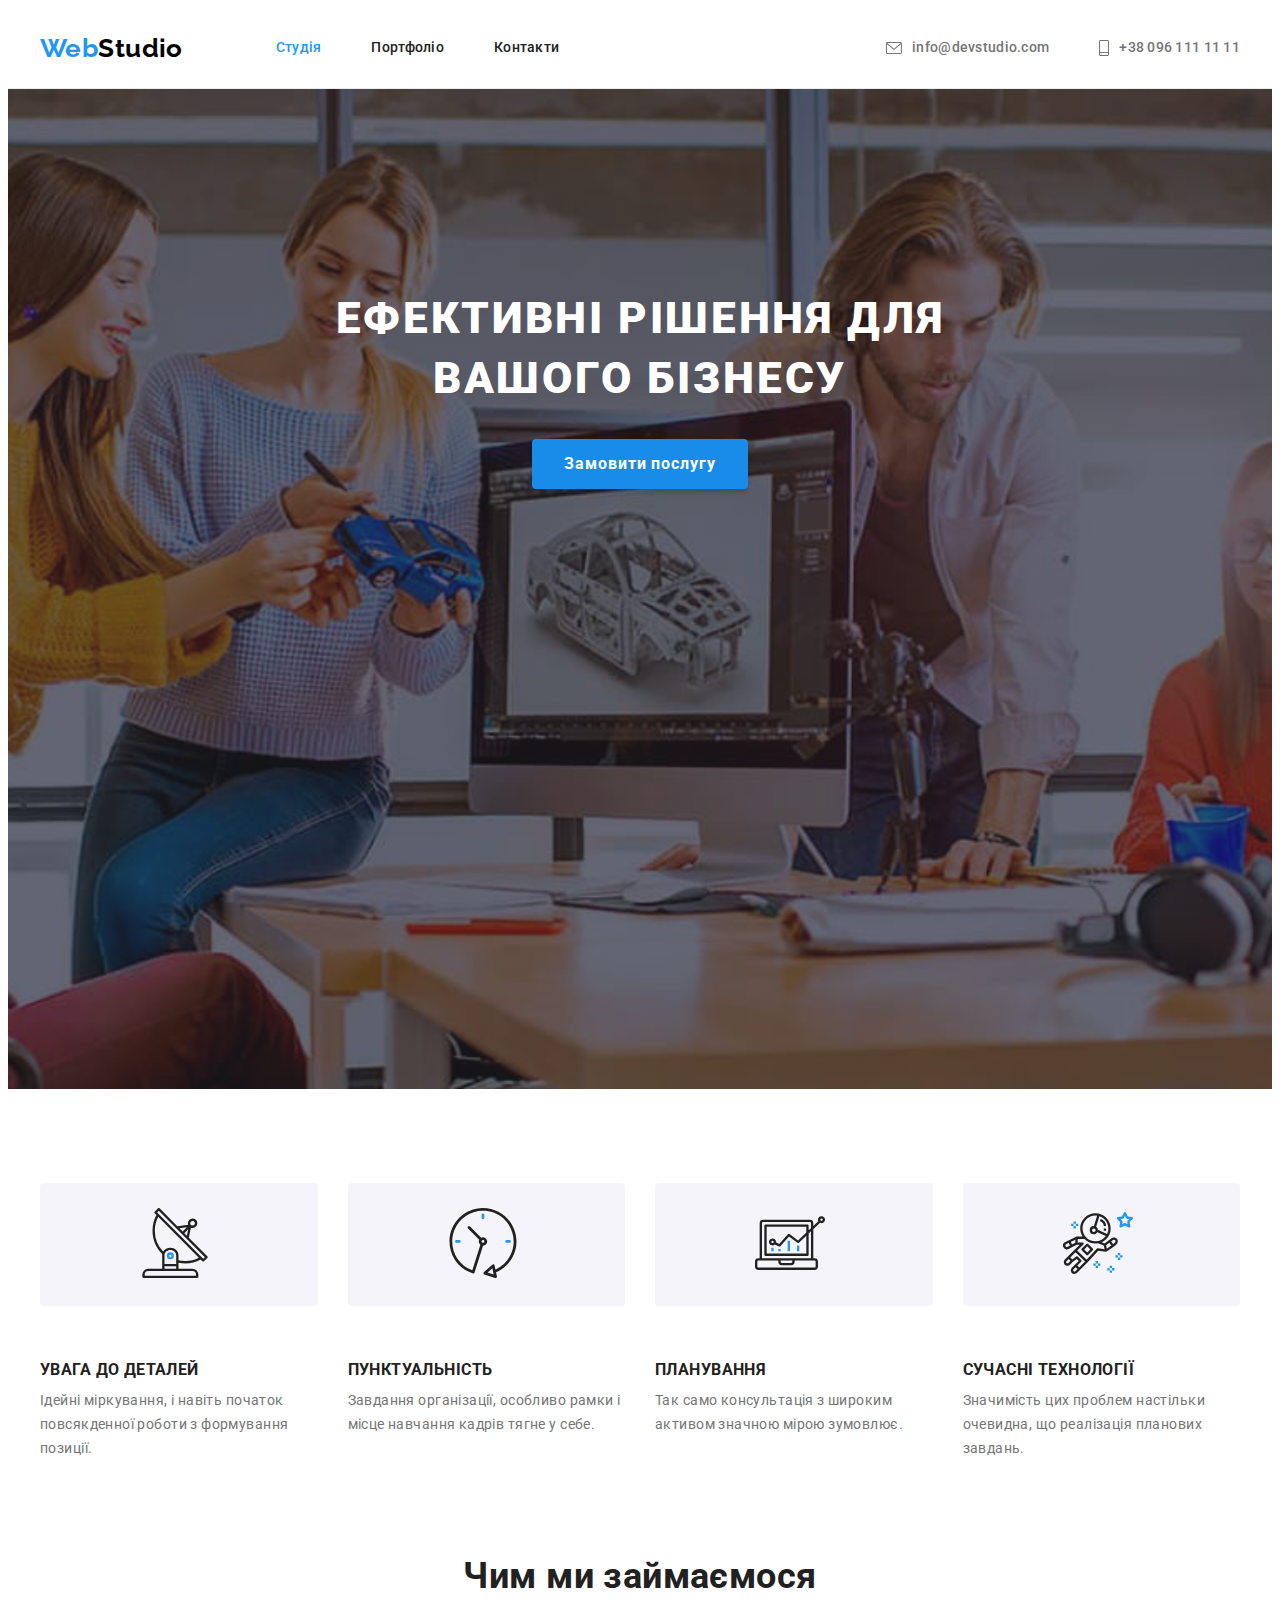
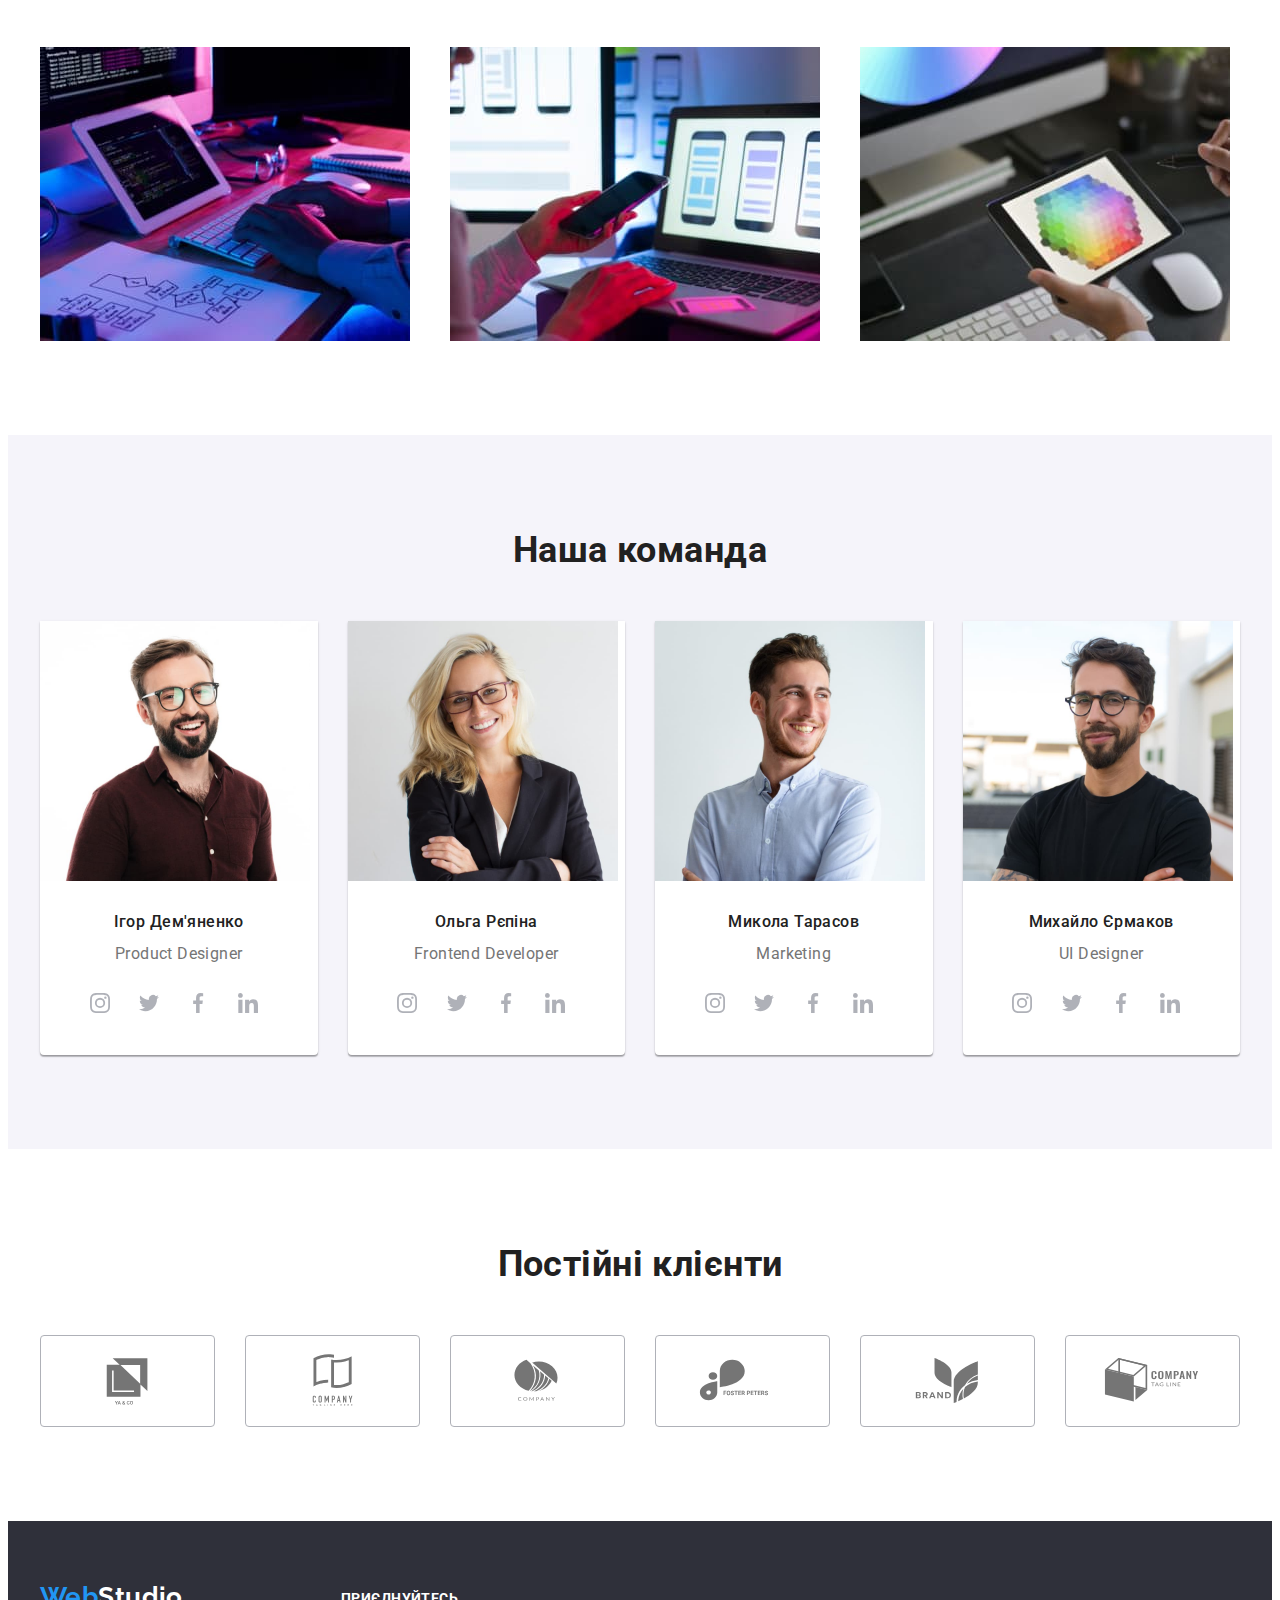
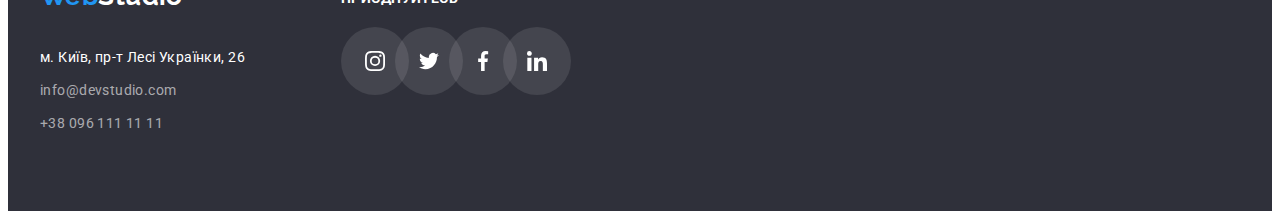
<file: index.html>
<!DOCTYPE html>
<html lang="uk">
  <head>
    <meta charset="UTF-8" />
    <meta http-equiv="X-UA-Compatible" content="IE=edge" />
    <meta name="viewport" content="width=device-width, initial-scale=1.0" />
    <title>Студія</title>
    <link rel="preconnect" href="https://fonts.googleapis.com" />
    <link rel="preconnect" href="https://fonts.gstatic.com" crossorigin />
    <link
      href="https://fonts.googleapis.com/css2?family=Raleway:ital,wght@0,700;1,700&family=Roboto:wght@400;500;700;900&display=swap"
      rel="stylesheet"
    />
    <link
      rel="stylesheet"
      href="https://cdnjs.cloudflare.com/ajax/libs/modern-normalize/1.1.0/modern-normalize.min.css"
      integrity="sha512-wpPYUAdjBVSE4KJnH1VR1HeZfpl1ub8YT/NKx4PuQ5NmX2tKuGu6U/JRp5y+Y8XG2tV+wKQpNHVUX03MfMFn9Q=="
      crossorigin="anonymous"
      referrerpolicy="no-referrer"
    />
    <link rel="stylesheet" href="./css/styles.css" />
  </head>
  <body>
    <!-- HEADER-->
    <header class="headline">
      <div class="conteiner">
        <nav class="nav-logo">
          <a class="logo" href="./index.html"
            ><span class="logo-web">Web</span>Studio</a
          >
          <ul class="nav-head">
            <li>
              <a class="nav-stud current" href="./index.html">Студія</a>
            </li>
            <li>
              <a class="nav-portf" href="./portfolio.html">Портфоліо</a>
            </li>
            <li><a class="nav-cont" href="">Контакти</a></li>
          </ul>
        </nav>
        <ul class="contacts-head">
          <li>
            <a class="contacts-mailto" href="mailto:info@devstudio.com"
              ><svg class="svg-icon" width="16" height="12">
                <use href="./images/icons.svg#envelope"></use></svg
              >info@devstudio.com</a
            >
          </li>
          <li>
            <a class="contacts-tel" href="tel:+380961111111"
              ><svg class="svg-icon" width="10" height="16">
                <use href="./images/icons.svg#smartphone"></use></svg
              >+38 096 111 11 11</a
            >
          </li>
        </ul>
      </div>
    </header>
    <!-- MAIN-->
    <main>
      <!-- HERO -->
      <section class="section hero">
        <div class="conteiner">
          <h1 class="title-hero">
            Ефективні рішення для <br />
            вашого бізнесу
          </h1>
          <button class="caption-btn" type="button">Замовити послугу</button>
        </div>
      </section>
      <!-- OFFER -->
      <section class="section">
        <div class="conteiner">
          <h2 class="visually-hidden">Що ми пропонуємо</h2>
          <ul class="offer">
            <li class="offer-item">
              <div class="offer-icon">
                <svg class="svg-icon" width="70" height="70">
                  <use href="./images/icons.svg#antenna-1"></use>
                </svg>
              </div>
              <h3 class="offer-title">УВАГА ДО ДЕТАЛЕЙ</h3>
              <p class="offer-text">
                Ідейні міркування, і навіть початок повсякденної роботи з
                формування позиції.
              </p>
            </li>
            <li class="offer-item">
              <div class="offer-icon">
                <svg class="svg-icon" width="70" height="70">
                  <use href="./images/icons.svg#clock-1"></use>
                </svg>
              </div>
              <h3 class="offer-title">ПУНКТУАЛЬНІСТЬ</h3>
              <p class="offer-text">
                Завдання організації, особливо рамки і місце навчання кадрів
                тягне у себе.
              </p>
            </li>
            <li class="offer-item">
              <div class="offer-icon">
                <svg class="svg-icon" width="70" height="70">
                  <use href="./images/icons.svg#diagram-1"></use>
                </svg>
              </div>
              <h3 class="offer-title">ПЛАНУВАННЯ</h3>
              <p class="offer-text">
                Так само консультація з широким активом значною мірою зумовлює.
              </p>
            </li>
            <li class="offer-item">
              <div class="offer-icon">
                <svg class="svg-icon" width="70" height="70">
                  <use href="./images/icons.svg#astronaut-1"></use>
                </svg>
              </div>
              <h3 class="offer-title">СУЧАСНІ ТЕХНОЛОГІЇ</h3>
              <p class="offer-text">
                Значимість цих проблем настільки очевидна, що реалізація
                планових завдань.
              </p>
            </li>
          </ul>
        </div>
      </section>
      <!-- JOB -->
      <section class="section job">
        <div class="conteiner">
          <h2 class="job-title">Чим ми займаємося</h2>
          <ul class="job-box">
            <li>
              <img
                src="./images/img1.jpg"
                alt="програміст набирає код"
                width="370"
                height="294"
              />
            </li>
            <li>
              <img
                src="./images/img2.jpg"
                alt="дизайнер створює макет мобільного додатку"
                width="370"
                height="294"
              />
            </li>
            <li>
              <img
                src="./images/img3.jpg"
                alt="дизайнер працює з палітрою"
                width="370"
                height="294"
              />
            </li>
          </ul>
        </div>
      </section>
      <!-- TEAM -->
      <section class="section team">
        <div class="conteiner">
          <h2 class="team-title">Наша команда</h2>
          <ul class="team-conteiner">
            <li>
              <div class="team-box">
                <img
                  src="./images/igor.jpg"
                  alt="фото Ігор"
                  width="270"
                  height="260"
                />
                <h3 class="team-cap">Ігор Дем'яненко</h3>
                <p class="team-text">Product Designer</p>
                <ul class="team-social">
                  <li class="social-item">
                    <a class="link-icon" href="">
                      <svg class="svg-icon" width="20" height="20">
                        <use href="./images/icons.svg#instagram-1"></use>
                      </svg>
                    </a>
                  </li>
                  <li class="social-item">
                    <a class="link-icon" href="">
                      <svg class="svg-icon" width="20" height="20">
                        <use href="./images/icons.svg#twitter-1"></use>
                      </svg>
                    </a>
                  </li>
                  <li class="social-item">
                    <a class="link-icon" href="">
                      <svg class="svg-icon" width="20" height="20">
                        <use href="./images/icons.svg#facebook-1"></use>
                      </svg>
                    </a>
                  </li>
                  <li class="social-item">
                    <a class="link-icon" href="">
                      <svg class="svg-icon" width="20" height="20">
                        <use href="./images/icons.svg#linkedin-1"></use>
                      </svg>
                    </a>
                  </li>
                </ul>
              </div>
            </li>
            <li>
              <div class="team-box">
                <img
                  src="./images/olga.jpg"
                  alt="фото Ольга"
                  width="270"
                  height="260"
                />
                <h3 class="team-cap">Ольга Рєпіна</h3>
                <p class="team-text">Frontend Developer</p>
                <ul class="team-social">
                  <li class="social-item">
                    <a class="link-icon" href="">
                      <svg class="svg-icon" width="20" height="20">
                        <use href="./images/icons.svg#instagram-1"></use>
                      </svg>
                    </a>
                  </li>
                  <li class="social-item">
                    <a class="link-icon" href="">
                      <svg class="svg-icon" width="20" height="20">
                        <use href="./images/icons.svg#twitter-1"></use>
                      </svg>
                    </a>
                  </li>
                  <li class="social-item">
                    <a class="link-icon" href="">
                      <svg class="svg-icon" width="20" height="20">
                        <use href="./images/icons.svg#facebook-1"></use>
                      </svg>
                    </a>
                  </li>
                  <li class="social-item">
                    <a class="link-icon" href="">
                      <svg class="svg-icon" width="20" height="20">
                        <use href="./images/icons.svg#linkedin-1"></use>
                      </svg>
                    </a>
                  </li>
                </ul>
              </div>
            </li>
            <li>
              <div class="team-box">
                <img
                  src="./images/mykola.jpg"
                  alt="фото Микола"
                  width="270"
                  height="260"
                />
                <h3 class="team-cap">Микола Тарасов</h3>
                <p class="team-text">Marketing</p>
                <ul class="team-social">
                  <li class="social-item">
                    <a class="link-icon" href="">
                      <svg class="svg-icon" width="20" height="20">
                        <use href="./images/icons.svg#instagram-1"></use>
                      </svg>
                    </a>
                  </li>
                  <li class="social-item">
                    <a class="link-icon" href="">
                      <svg class="svg-icon" width="20" height="20">
                        <use href="./images/icons.svg#twitter-1"></use>
                      </svg>
                    </a>
                  </li>
                  <li class="social-item">
                    <a class="link-icon" href="">
                      <svg class="svg-icon" width="20" height="20">
                        <use href="./images/icons.svg#facebook-1"></use>
                      </svg>
                    </a>
                  </li>
                  <li class="social-item">
                    <a class="link-icon" href="">
                      <svg class="svg-icon" width="20" height="20">
                        <use href="./images/icons.svg#linkedin-1"></use>
                      </svg>
                    </a>
                  </li>
                </ul>
              </div>
            </li>
            <li>
              <div class="team-box">
                <img
                  src="./images/myhalo.jpg"
                  alt="фото Михайло"
                  width="270"
                  height="260"
                />
                <h3 class="team-cap">Михайло Єрмаков</h3>
                <p class="team-text">UI Designer</p>
                <ul class="team-social">
                  <li class="social-item">
                    <a class="link-icon" href="">
                      <svg class="svg-icon" width="20" height="20">
                        <use href="./images/icons.svg#instagram-1"></use>
                      </svg>
                    </a>
                  </li>
                  <li class="social-item">
                    <a class="link-icon" href="">
                      <svg class="svg-icon" width="20" height="20">
                        <use href="./images/icons.svg#twitter-1"></use>
                      </svg>
                    </a>
                  </li>
                  <li class="social-item">
                    <a class="link-icon" href="">
                      <svg class="svg-icon" width="20" height="20">
                        <use href="./images/icons.svg#facebook-1"></use>
                      </svg>
                    </a>
                  </li>
                  <li class="social-item">
                    <a class="link-icon" href="">
                      <svg class="svg-icon" width="20" height="20">
                        <use href="./images/icons.svg#linkedin-1"></use>
                      </svg>
                    </a>
                  </li>
                </ul>
              </div>
            </li>
          </ul>
        </div>
      </section>
      <!-- clients -->
      <section class="section">
        <div class="conteiner">
          <h2 class="clients-title">Постійні клієнти</h2>

          <ul class="clients-list">
            <li class="clients-item">
              <a class="clients-link" href="">
                <svg class="svg-icon" width="106" height="60">
                  <use href="./images/icons.svg#Logo1"></use>
                </svg>
              </a>
            </li>

            <li class="clients-item">
              <a class="clients-link" href="">
                <svg class="svg-icon" width="106" height="60">
                  <use href="./images/icons.svg#Logo2"></use>
                </svg>
              </a>
            </li>
            <li class="clients-item">
              <a class="clients-link" href="">
                <svg class="svg-icon" width="106" height="60">
                  <use href="./images/icons.svg#Logo3"></use>
                </svg>
              </a>
            </li>
            <li class="clients-item">
              <a class="clients-link" href="">
                <svg class="svg-icon" width="106" height="60">
                  <use href="./images/icons.svg#Logo4"></use>
                </svg>
              </a>
            </li>
            <li class="clients-item">
              <a class="clients-link" href="">
                <svg class="svg-icon" width="106" height="60">
                  <use href="./images/icons.svg#Logo5"></use>
                </svg>
              </a>
            </li>
            <li class="clients-item">
              <a class="clients-link" href="">
                <svg class="svg-icon" width="106" height="60">
                  <use href="./images/icons.svg#Logo6"></use>
                </svg>
              </a>
            </li>
          </ul>
        </div>
      </section>
    </main>
    <!-- FOOTER-->
    <footer class="footer-line">
      <div class="conteiner">
        <div class="footer-box">
          <div class="adres-box">
            <a class="logo-footer" href="./index.html"
              ><span class="logo-web">Web</span>Studio</a
            >
            <address class="adres-contacs">
              <ul class="adres">
                <li class="adres-geo">м. Київ, пр-т Лесі Українки, 26</li>
                <li class="adres-mail">
                  <a class="adres-mailto" href="mailto:info@devstudio.com"
                    >info@devstudio.com</a
                  >
                </li>
                <li class="adres-mytel">
                  <a class="adres-tel" href="tel:+380961111111"
                    >+38 096 111 11 11</a
                  >
                </li>
              </ul>
            </address>
          </div>

          <div class="joinin-box">
            <h2 class="joinin-title">приєднуйтесь</h2>
            <ul class="joinin-list">
              <li class="joinin-item">
                <a class="link-icon" href="">
                  <svg class="svg-icon" width="20" height="20">
                    <use href="./images/icons.svg#instagram-1"></use>
                  </svg>
                </a>
              </li>
              <li class="joinin-item">
                <a class="link-icon" href="">
                  <svg class="svg-icon" width="20" height="20">
                    <use href="./images/icons.svg#twitter-1"></use>
                  </svg>
                </a>
              </li>
              <li class="joinin-item">
                <a class="link-icon" href="">
                  <svg class="svg-icon" width="20" height="20">
                    <use href="./images/icons.svg#facebook-1"></use>
                  </svg>
                </a>
              </li>
              <li class="joinin-item">
                <a class="link-icon" href="">
                  <svg class="svg-icon" width="20" height="20">
                    <use href="./images/icons.svg#linkedin-1"></use>
                  </svg>
                </a>
              </li>
            </ul>
          </div>
        </div>
      </div>
    </footer>
  </body>
</html>
</file>
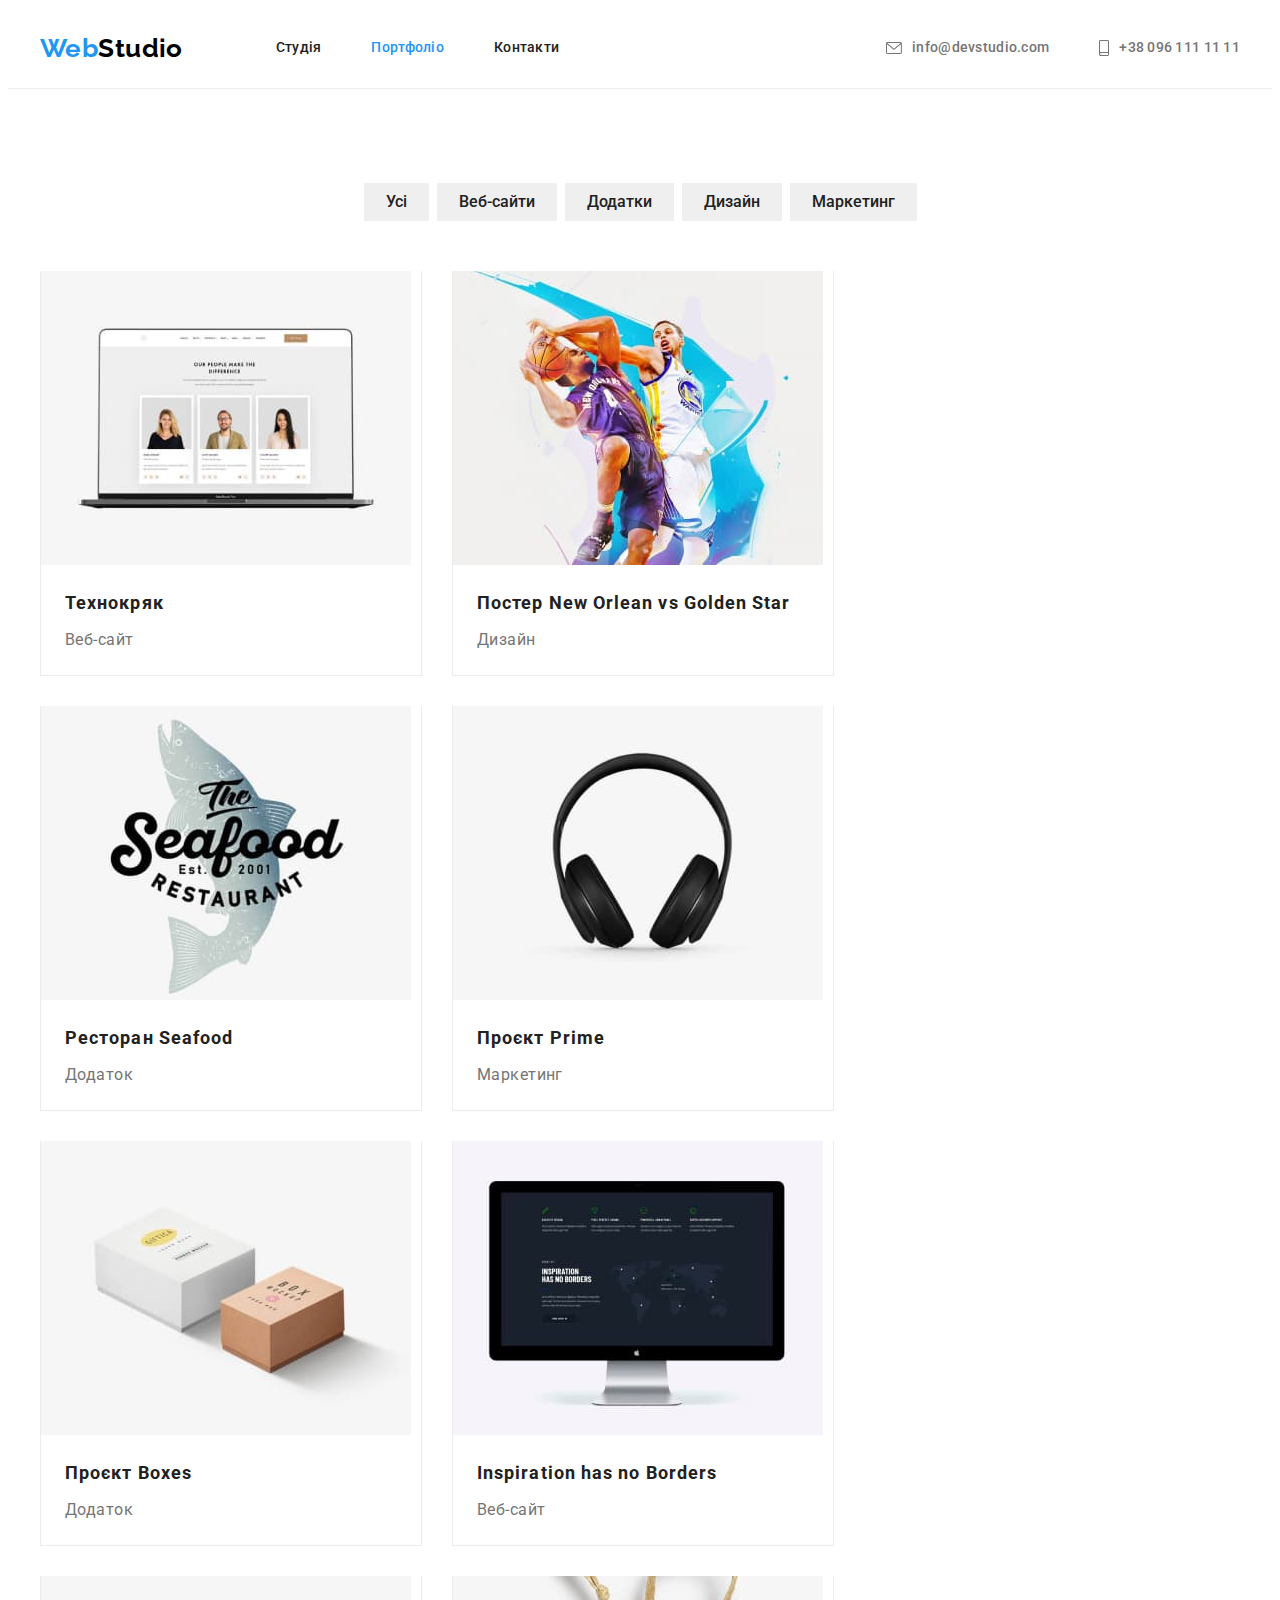
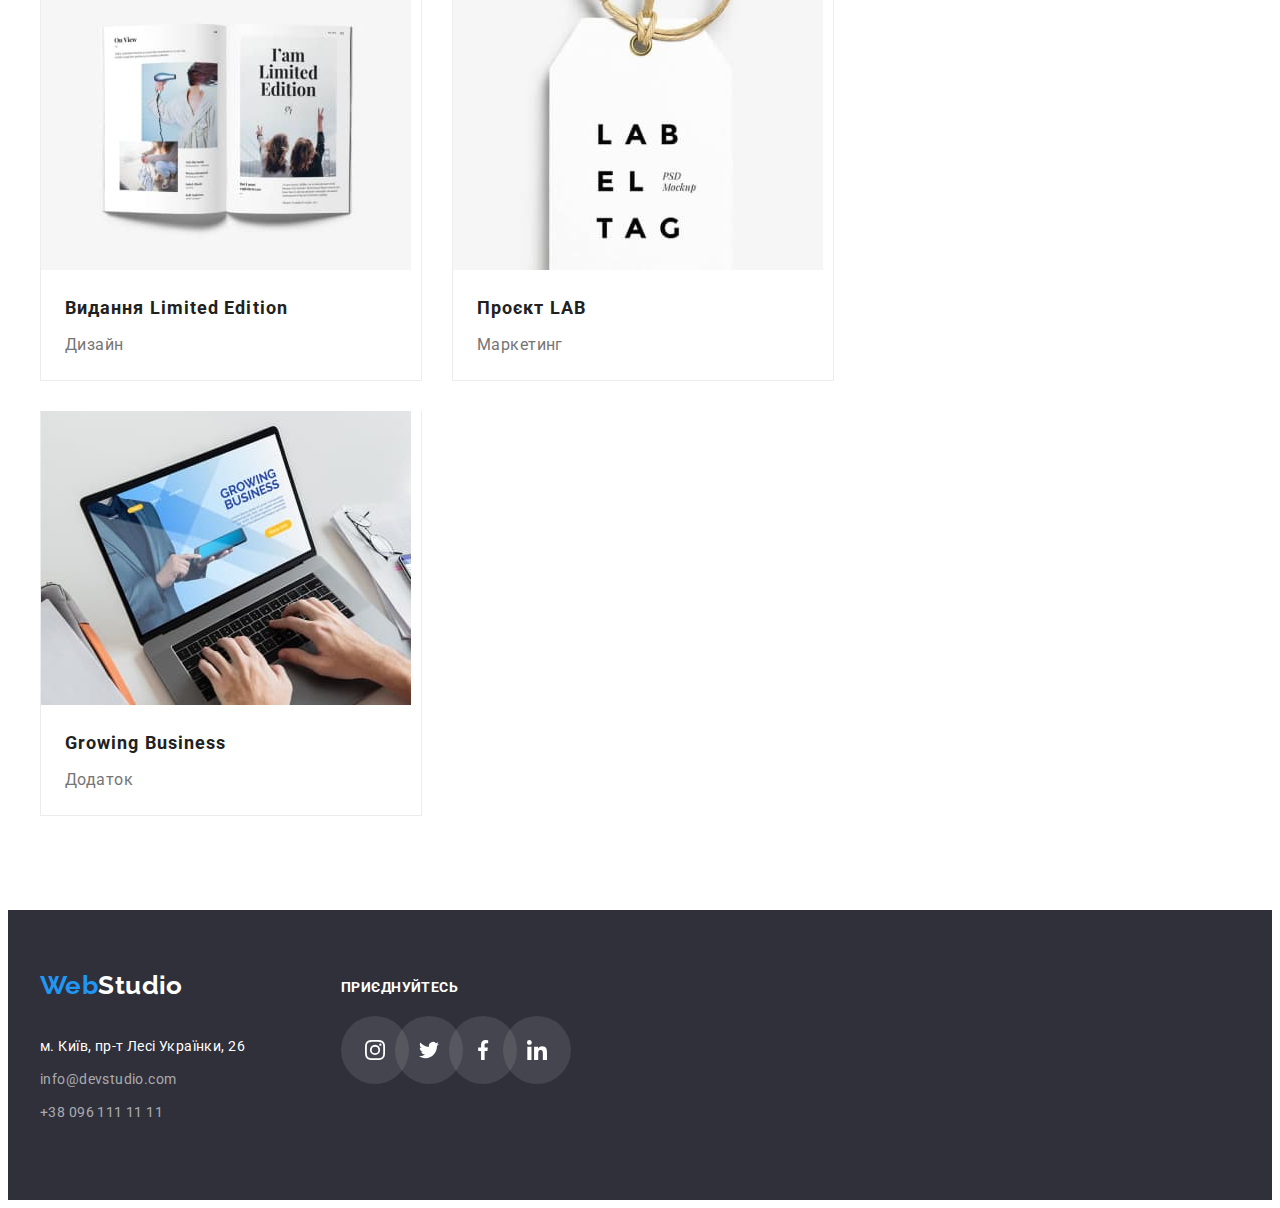
<file: portfolio.html>
<!DOCTYPE html>
<html lang="uk">
  <head>
    <meta charset="UTF-8" />
    <meta http-equiv="X-UA-Compatible" content="IE=edge" />
    <meta name="viewport" content="width=device-width, initial-scale=1.0" />
    <title>Портфоліо</title>
    <link rel="preconnect" href="https://fonts.googleapis.com" />
    <link rel="preconnect" href="https://fonts.gstatic.com" crossorigin />
    <link
      href="https://fonts.googleapis.com/css2?family=Raleway:ital,wght@0,700;1,700&family=Roboto:wght@400;500;700;900&display=swap"
      rel="stylesheet"
    />
    <link
      rel="stylesheet"
      href="https://cdnjs.cloudflare.com/ajax/libs/modern-normalize/1.1.0/modern-normalize.min.css"
      integrity="sha512-wpPYUAdjBVSE4KJnH1VR1HeZfpl1ub8YT/NKx4PuQ5NmX2tKuGu6U/JRp5y+Y8XG2tV+wKQpNHVUX03MfMFn9Q=="
      crossorigin="anonymous"
      referrerpolicy="no-referrer"
    />
    <link rel="stylesheet" href="./css/styles.css" />
  </head>
  <body>
    <!-- HEADER -->
    <header class="headline">
      <div class="conteiner">
        <nav class="nav-logo">
          <a class="logo" href="./index.html"
            ><span class="logo-web">Web</span>Studio</a
          >
          <ul class="nav-head">
            <li>
              <a class="nav-stud" href="./index.html">Студія</a>
            </li>
            <li>
              <a class="nav-portf current" href="./portfolio.html">Портфоліо</a>
            </li>
            <li><a class="nav-cont" href="">Контакти</a></li>
          </ul>
        </nav>
        <ul class="contacts-head">
          <li>
            <a class="contacts-mailto" href="mailto:info@devstudio.com"
              ><svg class="svg-icon" width="16" height="12">
                <use href="./images/icons.svg#envelope"></use></svg
              >info@devstudio.com</a
            >
          </li>
          <li>
            <a class="contacts-tel" href="tel:+380961111111"
              ><svg class="svg-icon" width="10" height="16">
                <use href="./images/icons.svg#smartphone"></use></svg
              >+38 096 111 11 11</a
            >
          </li>
        </ul>
      </div>
    </header>
    <!-- MAIN -->
    <main>
      <section class="section">
        <div class="conteiner">
          <h1 class="visually-hidden">Наші проекти</h1>
          <ul class="filter">
            <li class="filter-item">
              <button class="btn-projects" type="button">Усі</button>
            </li>
            <li class="filter-item">
              <button class="btn-projects" type="button">Веб-сайти</button>
            </li>
            <li class="filter-item">
              <button class="btn-projects" type="button">Додатки</button>
            </li>
            <li class="filter-item">
              <button class="btn-projects" type="button">Дизайн</button>
            </li>
            <li class="filter-item">
              <button class="btn-projects" type="button">Маркетинг</button>
            </li>
          </ul>

          <ul class="portfolio">
            <li class="portfolio-item">
              <a class="portfolio-link" href=""
                ><div class="portfolio-linkbox">
                  <img
                    class="portfolio-img"
                    src="./images/tehno.jpg"
                    alt=""
                    width="370"
                    height="294"
                  />
                  <div class="portfolio-card">
                    <h2 class="projects-head">Технокряк</h2>
                    <p class="projects-text">Веб-сайт</p>
                  </div>
                </div>
              </a>
            </li>
            <li class="portfolio-item">
              <a class="portfolio-link" href=""
                ><div class="portfolio-linkbox">
                  <img
                    class="portfolio-img"
                    src="./images/orlean.jpg"
                    alt=""
                    width="370"
                    height="294"
                  />
                  <div class="portfolio-card">
                    <h2 class="projects-head">
                      Постер New Orlean vs Golden Star
                    </h2>
                    <p class="projects-text">Дизайн</p>
                  </div>
                </div>
              </a>
            </li>
            <li class="portfolio-item">
              <a class="portfolio-link" href=""
                ><div class="portfolio-linkbox">
                  <img
                    class="portfolio-img"
                    src="./images/seafood.jpg"
                    alt=""
                    width="370"
                    height="294"
                  />
                  <div class="portfolio-card">
                    <h2 class="projects-head">Ресторан Seafood</h2>
                    <p class="projects-text">Додаток</p>
                  </div>
                </div></a
              >
            </li>
            <li class="portfolio-item">
              <a class="portfolio-link" href=""
                ><div class="portfolio-linkbox">
                  <img
                    class="portfolio-img"
                    src="./images/prime.jpg"
                    alt=""
                    width="370"
                    height="294"
                  />
                  <div class="portfolio-card">
                    <h2 class="projects-head">Проєкт Prime</h2>
                    <p class="projects-text">Маркетинг</p>
                  </div>
                </div></a
              >
            </li>
            <li class="portfolio-item">
              <a class="portfolio-link" href=""
                ><div class="portfolio-linkbox">
                  <img
                    class="portfolio-img"
                    src="./images/boxes.jpg"
                    alt=""
                    width="370"
                    height="294"
                  />
                  <div class="portfolio-card">
                    <h2 class="projects-head">Проєкт Boxes</h2>
                    <p class="projects-text">Додаток</p>
                  </div>
                </div></a
              >
            </li>
            <li class="portfolio-item">
              <a class="portfolio-link" href=""
                ><div class="portfolio-linkbox">
                  <img
                    class="portfolio-img"
                    src="./images/borders.jpg"
                    alt=""
                    width="370"
                    height="294"
                  />
                  <div class="portfolio-card">
                    <h2 class="projects-head">Inspiration has no Borders</h2>
                    <p class="projects-text">Веб-сайт</p>
                  </div>
                </div></a
              >
            </li>
            <li class="portfolio-item">
              <a class="portfolio-link" href=""
                ><div class="portfolio-linkbox">
                  <img
                    class="portfolio-img"
                    src="./images/limited.jpg"
                    alt=""
                    width="370"
                    height="294"
                  />
                  <div class="portfolio-card">
                    <h2 class="projects-head">Видання Limited Edition</h2>
                    <p class="projects-text">Дизайн</p>
                  </div>
                </div></a
              >
            </li>
            <li class="portfolio-item">
              <a class="portfolio-link" href=""
                ><div class="portfolio-linkbox">
                  <img
                    class="portfolio-img"
                    src="./images/lab.jpg"
                    alt=""
                    width="370"
                    height="294"
                  />
                  <div class="portfolio-card">
                    <h2 class="projects-head">Проєкт LAB</h2>
                    <p class="projects-text">Маркетинг</p>
                  </div>
                </div></a
              >
            </li>
            <li class="portfolio-item">
              <a class="portfolio-link" href=""
                ><div class="portfolio-linkbox">
                  <img
                    class="portfolio-img"
                    src="./images/growing.jpg"
                    alt=""
                    width="370"
                    height="294"
                  />
                  <div class="portfolio-card">
                    <h2 class="projects-head">Growing Business</h2>
                    <p class="projects-text">Додаток</p>
                  </div>
                </div></a
              >
            </li>
          </ul>
        </div>
      </section>
    </main>
    <!-- FOOTER  -->
    <footer class="footer-line">
      <div class="conteiner">
        <div class="footer-box">
          <div class="adres-box">
            <a class="logo-footer" href="./index.html"
              ><span class="logo-web">Web</span>Studio</a
            >
            <address class="adres-contacs">
              <ul class="adres">
                <li class="adres-geo">м. Київ, пр-т Лесі Українки, 26</li>
                <li class="adres-mail">
                  <a class="adres-mailto" href="mailto:info@devstudio.com"
                    >info@devstudio.com</a
                  >
                </li>
                <li class="adres-mytel">
                  <a class="adres-tel" href="tel:+380961111111"
                    >+38 096 111 11 11</a
                  >
                </li>
              </ul>
            </address>
          </div>

          <div class="joinin-box">
            <h2 class="joinin-title">приєднуйтесь</h2>
            <ul class="joinin-list">
              <li class="joinin-item">
                <a class="link-icon" href="">
                  <svg class="svg-icon" width="20" height="20">
                    <use href="./images/icons.svg#instagram-1"></use>
                  </svg>
                </a>
              </li>
              <li class="joinin-item">
                <a class="link-icon" href="">
                  <svg class="svg-icon" width="20" height="20">
                    <use href="./images/icons.svg#twitter-1"></use>
                  </svg>
                </a>
              </li>
              <li class="joinin-item">
                <a class="link-icon" href="">
                  <svg class="svg-icon" width="20" height="20">
                    <use href="./images/icons.svg#facebook-1"></use>
                  </svg>
                </a>
              </li>
              <li class="joinin-item">
                <a class="link-icon" href="">
                  <svg class="svg-icon" width="20" height="20">
                    <use href="./images/icons.svg#linkedin-1"></use>
                  </svg>
                </a>
              </li>
            </ul>
          </div>
        </div>
      </div>
    </footer>
  </body>
</html>
</file>
<file: css/styles.css>
/* ПАЛІТРА */
/* колір основного тексту: #212121  */
/* колір додаткового тексту: #757575 */
/* колір герої, футер(адреса+лого текст): #FFFFFF */
/* колір лого веб, ховер+фокус: #2196F3 */
/* колір лого текст хедер: #000000 */
/* інші кольори: white; #ECECEC; rgba(0, 0, 0, 0.15);
   #188CE8; #F5F4FA; rgba(0, 0, 0, 0.12); rgba(0, 0, 0, 0.14);
   rgba(0, 0, 0, 0.2); #2F303A; rgba(255, 255, 255, 0.6); rgba(0, 0, 0, 0.1);
   #EEEEEE; rgba(0, 0, 0, 0.08);*/

:root {
  --text-color: #212121;
  --additional-text: #757575;
  --hero-footer: #ffffff;
  --web-hover-fokus: #2196f3;
  --color-logo-hed: #000000;
  --body-background-color: white;
  --headline-border-bottom: #ececec;
  --hero-footer-background: #2f303a;
  --caption-btn-box-sadow: rgba(0, 0, 0, 0.15);
  --caption-btn-h-f: #188ce8;
  --team-background: #f5f4fa;
  --team-bth-p-box-shadow: rgba(0, 0, 0, 0.12);
  --team-box-shadow-two: rgba(0, 0, 0, 0.14);
  --team-box-shadow-three: rgba(0, 0, 0, 0.2);
  --adres-m-t-color: rgba(255, 255, 255, 0.6);
  --btn-p-box-shadow-one: rgba(0, 0, 0, 0.1);
  --btn-p-box-shadow-two: rgba(0, 0, 0, 0.08);
  --container-project-border: #eeeeee;
  --hero-gradient: rgba(47, 48, 58, 0.4);
  --social-link-icon: #afb1b8;
  --join-in-list: rgba(255, 255, 255, 0.1);
  --portfolio-item-hover06: rgba(0, 0, 0, 0.06);
  --portfolio-item-hover16: rgba(0, 0, 0, 0.16);
  --ul-class-gap: 30px;
  --filter-gap: 8px;
}
/* HIDDEN */
.visually-hidden {
  position: absolute;
  white-space: nowrap;
  width: 1px;
  height: 1px;
  overflow: hidden;
  border: 0;
  padding: 0;
  clip: rect(0 0 0 0);
  clip-path: inset(50%);
  margin: -1px;
}
/* INDEX */
body {
  font-family: "Roboto", "Raleway", sans-serif;
  color: var(--text-color);
  background-color: var(--body-background-color);
  font-size: 14px;
  letter-spacing: 0.03em;
}
.conteiner {
  width: 1200px;
  padding-right: 15px;
  padding-left: 15px;
  margin-right: auto;
  margin-left: auto;
}
.section {
  padding: 94px 0;
}
h1,
h2,
h3,
p {
  margin: 0;
}
img {
  display: block;
  max-width: 100%;
  height: auto;
}
a {
  text-decoration: none;
}
ul {
  list-style-type: none;
}
address {
  font-style: normal;
}
/* HEADER */
.logo {
  font-family: "Raleway";
  font-weight: 700;
  font-size: 26px;
  line-height: 1.19;
  color: var(--color-logo-hed);
  margin-right: 93px;
}
.logo-web {
  font-family: "Raleway";
  font-weight: 700;
  font-size: 26px;
  line-height: 1.19px;
  color: var(--web-hover-fokus);
}
.headline .conteiner {
  display: flex;
  align-content: center;
}
.nav-logo {
  display: flex;
  justify-content: flex-start;
  align-items: center;
}
.nav-head {
  display: flex;
  margin-top: 0;
  margin-bottom: 0;
  padding-left: 0;
}
.nav-head li:not(:first-child) {
  margin-left: 50px;
}
.contacts-head {
  display: flex;
  margin-left: auto;
  margin-top: 0;
  margin-bottom: 0;
  padding-left: 0;
}
.contacts-head li:not(:first-child) {
  margin-left: 50px;
}

.contacts-head .svg-icon {
  align-items: center;
  fill: var(--additional-text);
  margin-right: 10px;
}
.contacts-mailto:hover .svg-icon,
.contacts-mailto:focus .svg-icon {
  fill: var(--web-hover-fokus);
}
.contacts-tel:hover .svg-icon,
.contacts-tel:focus .svg-icon {
  fill: var(--web-hover-fokus);
}
.nav-stud,
.nav-portf,
.nav-cont {
  display: block;
  font-weight: 500;
  line-height: 1.14;
  letter-spacing: 0.02em;
  color: var(--text-color);
  padding: 32px 0;
}
.nav-stud:hover,
.nav-stud:focus {
  color: var(--web-hover-fokus);
}
.nav-portf:hover,
.nav-portf:focus {
  color: var(--web-hover-fokus);
}
.nav-cont:hover,
.nav-cont:focus {
  color: var(--web-hover-fokus);
}
.nav-head .current {
  color: var(--web-hover-fokus);
}

.contacts-mailto {
  display: flex;
  align-self: center;
  align-items: center;
  font-weight: 500;
  line-height: 1.14;
  letter-spacing: 0.02em;
  color: var(--additional-text);
  padding: 32px 0;
}
.contacts-mailto:hover,
.contacts-mailto:focus {
  color: var(--web-hover-fokus);
}
.contacts-tel {
  display: flex;
  align-self: center;
  align-items: center;
  font-weight: 500;
  line-height: 1.14;
  letter-spacing: 0.02em;
  color: var(--additional-text);
  padding: 32px 0;
}
.contacts-tel:hover,
.contacts-tel:focus {
  color: var(--web-hover-fokus);
}
.headline {
  border-bottom: 1px solid var(--headline-border-bottom);
}
/* MAIN */
/* HERO */
.hero {
  background: var(--hero-footer-background);
  text-align: center;
  padding: 200px 0;
  max-width: 1600px;
  min-height: 600px;
  margin-right: auto;
  margin-left: auto;
  background-image: linear-gradient(var(--hero-gradient), var(--hero-gradient)),
    url(../images/bghero.jpeg);
  background-repeat: no-repeat;
  background-size: cover;
  background-position: center;
}

.title-hero {
  font-weight: 900;
  font-size: 44px;
  line-height: 1.36;
  letter-spacing: 0.06em;
  text-transform: uppercase;
  color: var(--hero-footer);
  margin-bottom: 30px;
}
.caption-btn {
  padding: 10px 32px;
  font-family: "Roboto";
  font-weight: 700;
  font-size: 16px;
  line-height: 1.88;
  letter-spacing: 0.06em;
  color: var(--hero-footer);
  background: var(--caption-btn-h-f);
  box-shadow: 0px 4px 4px var(--caption-btn-box-sadow);
  border-radius: 4px;
  cursor: pointer;
  border: none;
}
.caption-btn:hover,
.caption-btn:focus {
  background: var(--web-hover-fokus);
}
/* OFFER */
.conteiner .offer {
  display: flex;
  margin: 0;
  padding: 0;
  list-style: none;
  margin-left: calc(-1 * var(--ul-class-gap));
}
.offer-icon {
  justify-content: center;
  background: var(--team-background);
  border-radius: 4px;
  padding: 25px 100px;
  margin-bottom: 55px;
}
.offer-item {
  flex-basis: calc(100% / 4 - var(--ul-class-gap));
  margin-left: var(--ul-class-gap);
}

.offer-title {
  font-weight: 700;
  font-size: 16px;
  line-height: 1.14;
  text-transform: uppercase;
  color: var(--text-color);
  margin-bottom: 10px;
}
.offer-text {
  line-height: 1.71;
  color: var(--additional-text);
}
/* JOB */
.job {
  padding-top: 0;
}
.job-title {
  font-weight: 700;
  font-size: 36px;
  line-height: 1.17;
  text-align: center;
  color: var(--text-color);
  margin-bottom: 50px;
}
.job-box {
  display: flex;
  justify-content: space-around;
  margin: 0;
  padding: 0;
  list-style: none;
  margin-left: calc(-1 * var(--ul-class-gap));
}
.job-box li {
  flex-basis: calc(100% / 3 - var(--ul-class-gap));
  margin-left: var(--ul-class-gap);
}
/* TEAM */
.team {
  background: var(--team-background);
}
.team-title {
  font-weight: 700;
  font-size: 36px;
  line-height: 1.17;
  text-align: center;
  color: var(--text-color);
  margin-bottom: 50px;
}
.team-conteiner {
  display: flex;
  margin: 0;
  padding: 0;
  list-style: none;
  margin-left: calc(-1 * var(--ul-class-gap));
}
.team-conteiner li {
  flex-basis: calc(100% / 4 - var(--ul-class-gap));
  margin-left: var(--ul-class-gap);
}

.team-box {
  background: var(--hero-footer);
  box-shadow: 0px 1px 3px var(--team-bth-p-box-shadow),
    0px 1px 1px var(--team-box-shadow-two),
    0px 2px 1px var(--team-box-shadow-three);
  border-radius: 0px 0px 4px 4px;
}
.team-box img {
  margin-bottom: 30px;
}

.team-cap {
  font-weight: 500;
  font-size: 16px;
  line-height: 1.36;
  text-align: center;
  color: var(--text-color);
  margin-bottom: 10px;
}
.team-text {
  font-size: 16px;
  line-height: 1.36;
  text-align: center;
  color: var(--additional-text);
  margin-bottom: 16px;
}
.team-social {
  display: flex;
  justify-content: center;
  margin: 0;
  padding: 0;
  padding-bottom: 30px;
}
.team-social .social-item {
  flex-basis: calc((100%-30px) / 4);
  max-width: 44px;
  min-height: 44px;
  margin-left: 0;
  margin-right: 10px;
}

.team-social .link-icon {
  width: 100%;
  height: 100%;
  display: flex;
  align-items: center;
  justify-content: center;
  border-radius: 50%;
  color: var(--social-link-icon);
  background: var(--hero-footer);
}
.link-icon:hover,
.link-icon:focus {
  background: var(--web-hover-fokus);
  color: var(--hero-footer);
}
.team-social .svg-icon {
  fill: currentColor;
}
/* clients */
.clients-title {
  font-weight: 700;
  font-size: 36px;
  line-height: 1.17;
  text-align: center;
  color: var(--text-color);
  margin-bottom: 50px;
}
.clients-list {
  display: flex;
  margin: 0;
  padding: 0;
  list-style: none;
  justify-content: center;
  margin-left: calc(-1 * var(--ul-class-gap));
  /* gap: 30px; */
}
.clients-item {
  flex-basis: calc(100% / 6 - var(--ul-class-gap));
  margin-left: var(--ul-class-gap);
  box-sizing: border-box;
  justify-content: center;
}
.clients-list .clients-link {
  display: flex;
  padding: 15px 31px;
  justify-content: center;
  align-items: center;
  border: 1px solid var(--social-link-icon);
  border-radius: 4px;
}
.clients-link:hover,
.clients-link:focus {
  fill: var(--web-hover-fokus);
  border: 1px solid var(--web-hover-fokus);
  border-radius: 4px;
}
.clients-link:hover .svg-icon,
.clients-link:focus .svg-icon {
  fill: var(--web-hover-fokus);
}
.clients-link .svg-icon {
  fill: var(--additional-text);
}

/* FOOTER */
footer {
  background: var(--hero-footer-background);
}
.footer-line {
  border-bottom: 1px solid var(--hero-footer-background);
}
.logo-footer {
  display: inline-block;
  font-family: "Raleway";
  font-weight: 700;
  font-size: 26px;
  line-height: 1.19;
  color: var(--hero-footer);
  padding: 0;
  margin: 0;
  padding-top: 60px;
  margin-bottom: 20px;
}
.adres-geo {
  line-height: 1.71;
  color: var(--hero-footer);
  margin-bottom: 9px;
}
.adres {
  padding-left: 0;
}
.adres-geo:hover,
.adres-geo:focus {
  color: var(--web-hover-fokus);
}
.adres-mailto {
  line-height: 1.71;
  color: var(--adres-m-t-color);
}
.adres-mail {
  margin-bottom: 9px;
}
.adres-mailto:hover,
.adres-mailto:focus {
  color: var(--web-hover-fokus);
}
.adres-tel {
  line-height: 1.71;
  color: var(--adres-m-t-color);
}
.adres-tel:hover,
.adres-tel:focus {
  color: var(--web-hover-fokus);
}
.adres-mytel {
  padding-bottom: 60px;
}
.conteiner .footer-box {
  justify-content: start;
  display: flex;
  margin: 0;
  padding: 0;
}
.conteiner .adres-box {
  width: 231px;
  margin: 0;
  padding: 0;
  margin-right: 70px;
}
.conteiner .joinin-box {
  width: 206px;
  margin: 0;
  padding: 0;
}

.joinin-title {
  font-weight: 700;
  font-size: 14px;
  line-height: 1.14;
  text-transform: uppercase;
  padding-top: 70px;
  color: var(--hero-footer);
  margin-bottom: 20px;
}
.joinin-box .joinin-list {
  display: flex;
  gap: 10px;
  justify-content: center;
  margin: 0;
  padding: 0;
}
.joinin-list .joinin-item {
  flex-basis: calc((100%-30px) / 4);
  max-width: 44px;
  min-height: 44px;
}

.joinin-list .link-icon {
  width: 100%;
  height: 100%;
  display: flex;
  align-items: center;
  justify-content: center;
  border-radius: 50%;
  color: var(--hero-footer);
  background: var(--join-in-list);
  padding: 12px;
}
.link-icon:hover,
.link-icon:focus {
  background: var(--web-hover-fokus);
  color: var(--hero-footer);
}
.joinin-list .svg-icon {
  fill: currentColor;
}
/* PORTFOLIO */
/* PROJECTS */
.btn-projects {
  padding: 6px 22px;
  font-family: "Roboto";
  font-weight: 500;
  font-size: 16px;
  line-height: 1.63;
  text-align: center;
  color: var(--text-color);
  cursor: pointer;
  border: transparent;
}
.btn-projects:hover,
.btn-projects:focus {
  background: var(--web-hover-fokus);
  box-shadow: 0px 3px 1px var(--btn-p-box-shadow-one),
    0px 1px 2px var(--btn-p-box-shadow-two),
    0px 2px 2px var(--team-bth-p-box-shadow);
  border-radius: 4px;
  color: var(--hero-footer);
}
.filter {
  display: flex;
  justify-content: center;
  margin: 0;
  padding: 0;
  list-style: none;
  margin-left: calc(-1 * var(--filter-gap));
}
.filter-item {
  margin-left: var(--filter-gap);
  margin-bottom: 50px;
}

.portfolio {
  display: flex;
  flex-wrap: wrap;
  margin: 0;
  padding: 0;
  list-style: none;
  margin-left: calc(-1 * var(--ul-class-gap));
  margin-bottom: calc(-1 * var(--ul-class-gap));
}

.portfolio-item {
  flex-basis: calc(100% / 3 - var(--ul-class-gap));
  margin-left: var(--ul-class-gap);
  margin-bottom: var(--ul-class-gap);
  align-content: center;
  border-right: 1px solid var(--headline-border-bottom);
  border-bottom: 1px solid var(--headline-border-bottom);
  border-left: 1px solid var(--headline-border-bottom);
}

.portfolio-linkbox:hover,
.portfolio-linkbox:focus {
  box-shadow: 0px 1px 1px var(--team-bth-p-box-shadow),
    0px 4px 4px var(--portfolio-item-hover06),
    1px 4px 6px var(--portfolio-item-hover16);
}
.portfolio-card {
  padding: 20px 24px 0 24px;
}
.projects-head {
  font-weight: 700;
  font-size: 18px;
  line-height: 2;
  letter-spacing: 0.06em;
  color: var(--text-color);
  margin-bottom: 4px;
}
.projects-text {
  font-size: 16px;
  line-height: 1.88;
  color: var(--additional-text);
  padding-bottom: 20px;
}
</file>
